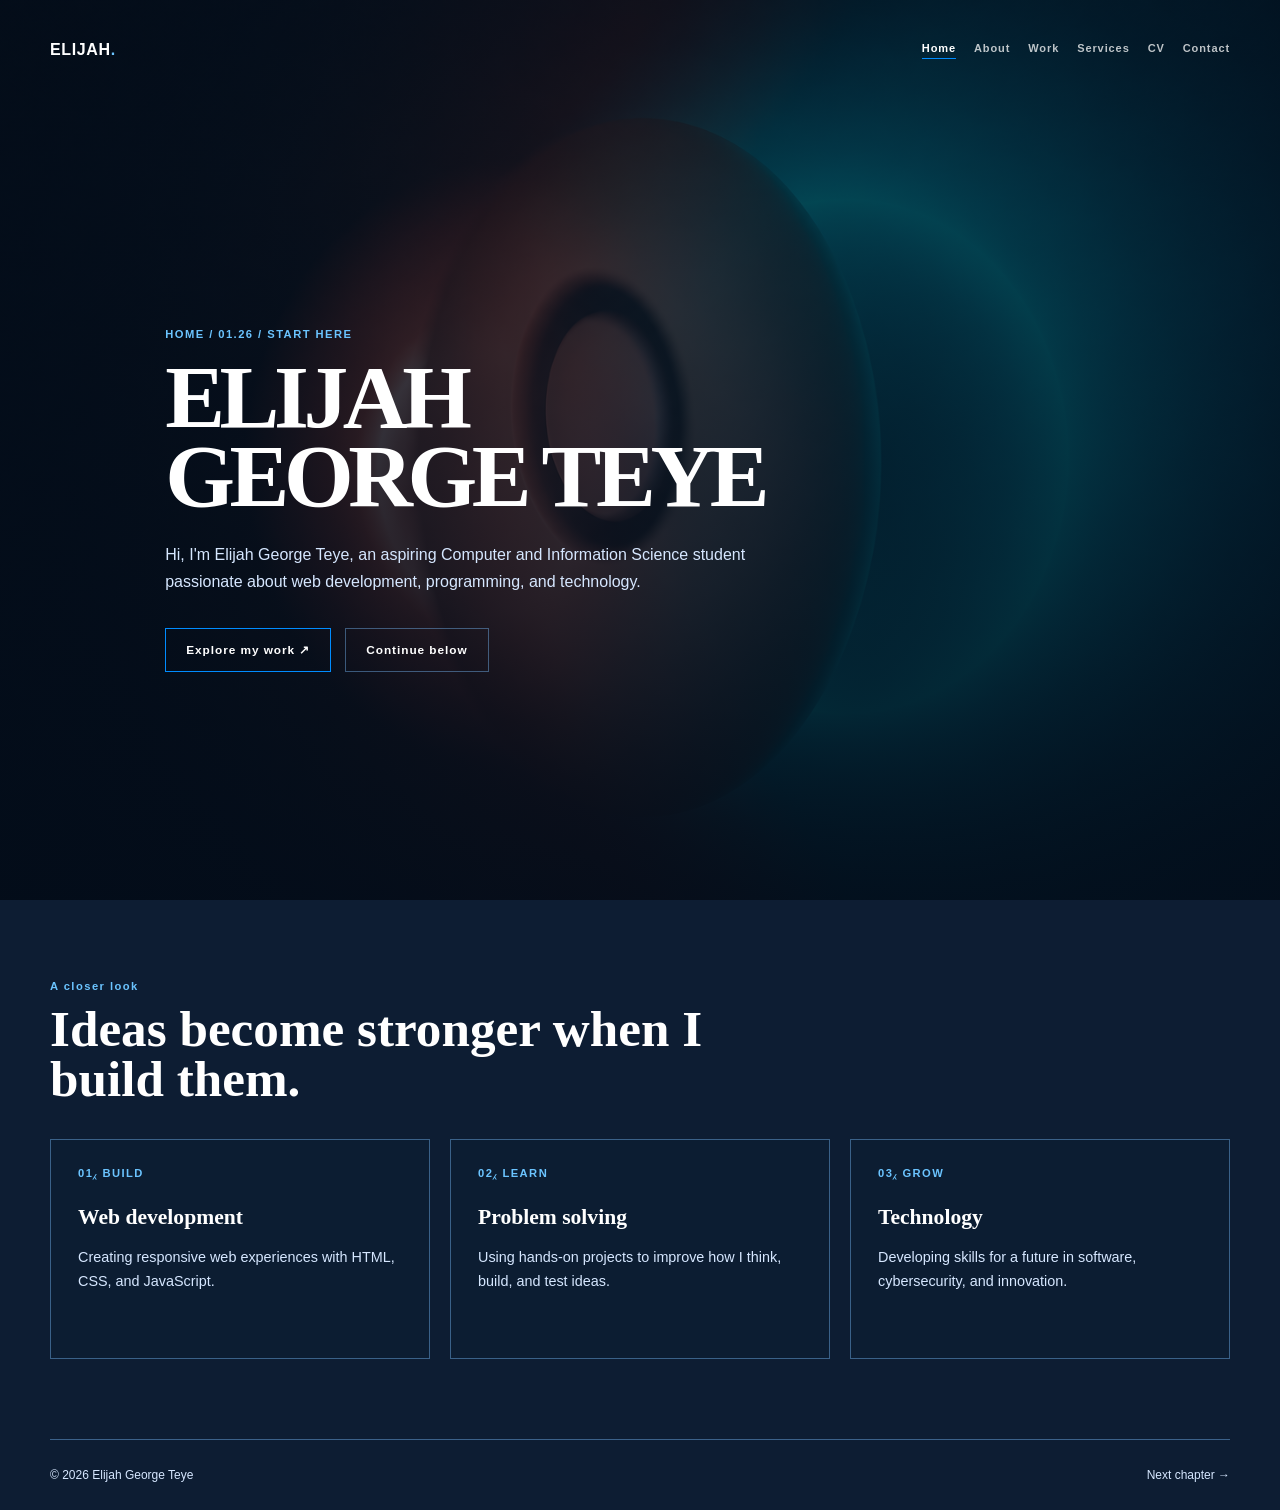
<file: index.html>
<!doctype html>
<html lang="en">
    <head>
        <meta charset="utf-8">
        <meta name="viewport" content="width=device-width,initial-scale=1">
        <meta name="description" content="Portfolio of Elijah George Teye, Computer Science student and aspiring web developer.">
        <title>Elijah George Teye — Portfolio</title>
        <link rel="stylesheet" href="final portfolio.css">
    </head>
    <body>
        <div class="wrap">
            <header class="site-header">
                <a class="brand" href="index.html">ELIJAH<span>.</span></a>
                <button class="menu-btn" aria-label="Open menu">☰</button>
                <nav class="site-nav">
                    <a class="active" href="index.html">Home</a>
                    <a href="ABOUT.html">About</a>
                    <a href="WORK.html">Work</a>
                    <a href="SERVICES.html">Services</a>
                    <a href="CV.html">CV</a>
                    <a href="CONTACT.html">Contact</a>
                    <button class="theme-toggle">◐ Dark</button>
                </nav>
            </header>
            <main>
                <section class="hero">
                    <div class="reveal">
                        <div class="eyebrow">HOME / 01.26 / START HERE</div>
                        <h1>ELIJAH<br>GEORGE TEYE</h1>
                        <p>Hi, I'm Elijah George Teye, an aspiring Computer and Information Science student passionate about web development, programming, and technology.</p>
                        <div class="hero-actions">
                            <a class="button" href="WORK.html">Explore my work ↗</a>
                            <a class="button alt" href="ABOUT.html">Continue below</a>
                        </div>
                    </div>
                </section>
            </main>
        </div>
        <div class="wrap">
            <section class="section">
                <div class="section-head reveal">
                    <div>
                        <div class="eyebrow">A closer look</div>
                        <h2>Ideas become stronger when I build them.</h2>
                    </div>
                </div>
                <div class="grid-3">
                    <article class="feature reveal">
                        <div class="eyebrow">01⁁ BUILD</div>
                        <b>Web development</b>
                        <p>Creating responsive web experiences with HTML, CSS, and JavaScript.</p>
                    </article>
                    <article class="feature reveal">
                        <div class="eyebrow">02⁁ LEARN</div>
                        <b>Problem solving</b>
                        <p>Using hands-on projects to improve how I think, build, and test ideas.</p>
                    </article>
                    <article class="feature reveal">
                        <div class="eyebrow">03⁁ GROW</div>
                        <b>Technology</b>
                        <p>Developing skills for a future in software, cybersecurity, and innovation.</p>
                    </article>
                </div>
            </section>
            <footer class="site-footer">
                <span>&copy; 2026 Elijah George Teye</span>
                <a href="ABOUT.html">Next chapter →</a>
            </footer>
        </div>
        <script src="transition.js"></script>
    </body>
</html>
</file>
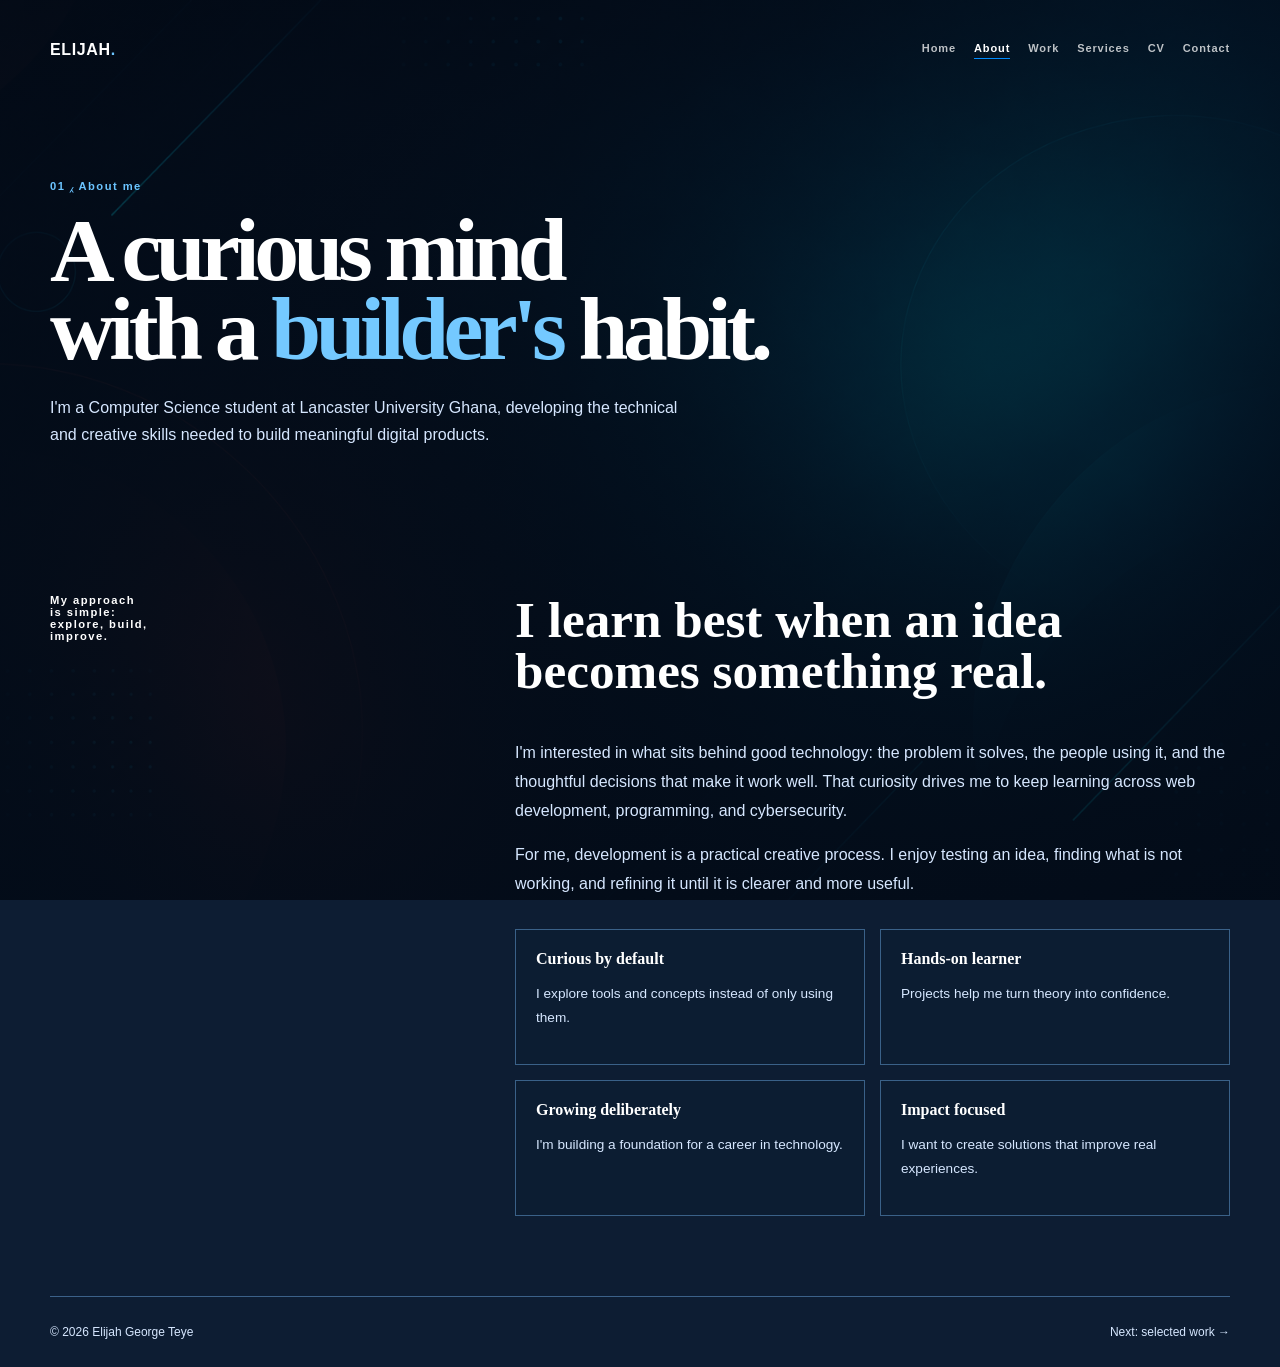
<file: ABOUT.html>
<!doctype html>
<html lang="en">
    <head>
        <meta charset="utf-8">
        <meta name="viewport" content="width=device-width, initial-scale=1">
        <title>About — Elijah George Teye</title>
        <link rel="stylesheet" href="style.css">
    </head>
    <body>
        <div class="wrap">
            <header class="site-header">
                <a class="brand" href="index.html">ELIJAH<span>.</span></a>
                <button class="menu-btn">☰</button>
                <nav class="site-nav">
                    <a href="index.html">Home</a>
                    <a class="active" href="ABOUT.html">About</a>
                    <a href="WORK.html">Work</a>
                    <a href="SERVICES.html">Services</a>
                    <a href="CV.html">CV</a>
                    <a href="CONTACT.html">Contact</a>
                    <button class="theme-toggle">◐ Dark</button>
                </nav>
            </header>
            <main>
                <section class="page-hero reveal">
                    <div class="eyebrow">01 ⁁ About me</div>
                    <h1 class="page-title">A curious mind<br>with a <span class="display-em">builder's</span> habit.</h1>
                    <p>I'm a Computer Science student at Lancaster University Ghana, developing the technical and creative skills needed to build meaningful digital products.</p>
                </section>
                <section class="section about-grid">
                    <aside class="sticky-note">
                        My approach<br>is simple:<br>explore, build,<br>improve.
                    </aside>
                    <div class="about-copy reveal">
                        <h2>I learn best when an idea becomes something real.</h2>
                        <p>I'm interested in what sits behind good technology: the problem it solves, the people using it, and the thoughtful decisions that make it work well. That curiosity drives me to keep learning across web development, programming, and cybersecurity.</p>
                        <p>For me, development is a practical creative process. I enjoy testing an idea, finding what is not working, and refining it until it is clearer and more useful.</p>
                        <div class="values">
                            <div class="value">
                                <strong>Curious by default</strong>
                                <p>I explore tools and concepts instead of only using them.</p>
                            </div>
                            <div class="value">
                                <strong>Hands-on learner</strong>
                                <p>Projects help me turn theory into confidence.</p>
                            </div>
                            <div class="value">
                                <strong>Growing deliberately</strong>
                                <p>I'm building a foundation for a career in technology.</p>
                            </div>
                            <div class= "value">
                                <strong>Impact focused</strong>
                                <p>I want to create solutions that improve real experiences.</p>
                            </div>

                        </div>

                    </div>

                </section>

            </main>

            <footer class="site-footer">
                <span>© 2026 Elijah George Teye</span>
                <a href="WORK.html">Next: selected work →</a>

            </footer>

        </div>
        <script src="app.js"></script>
    </body>
</html>
</file>
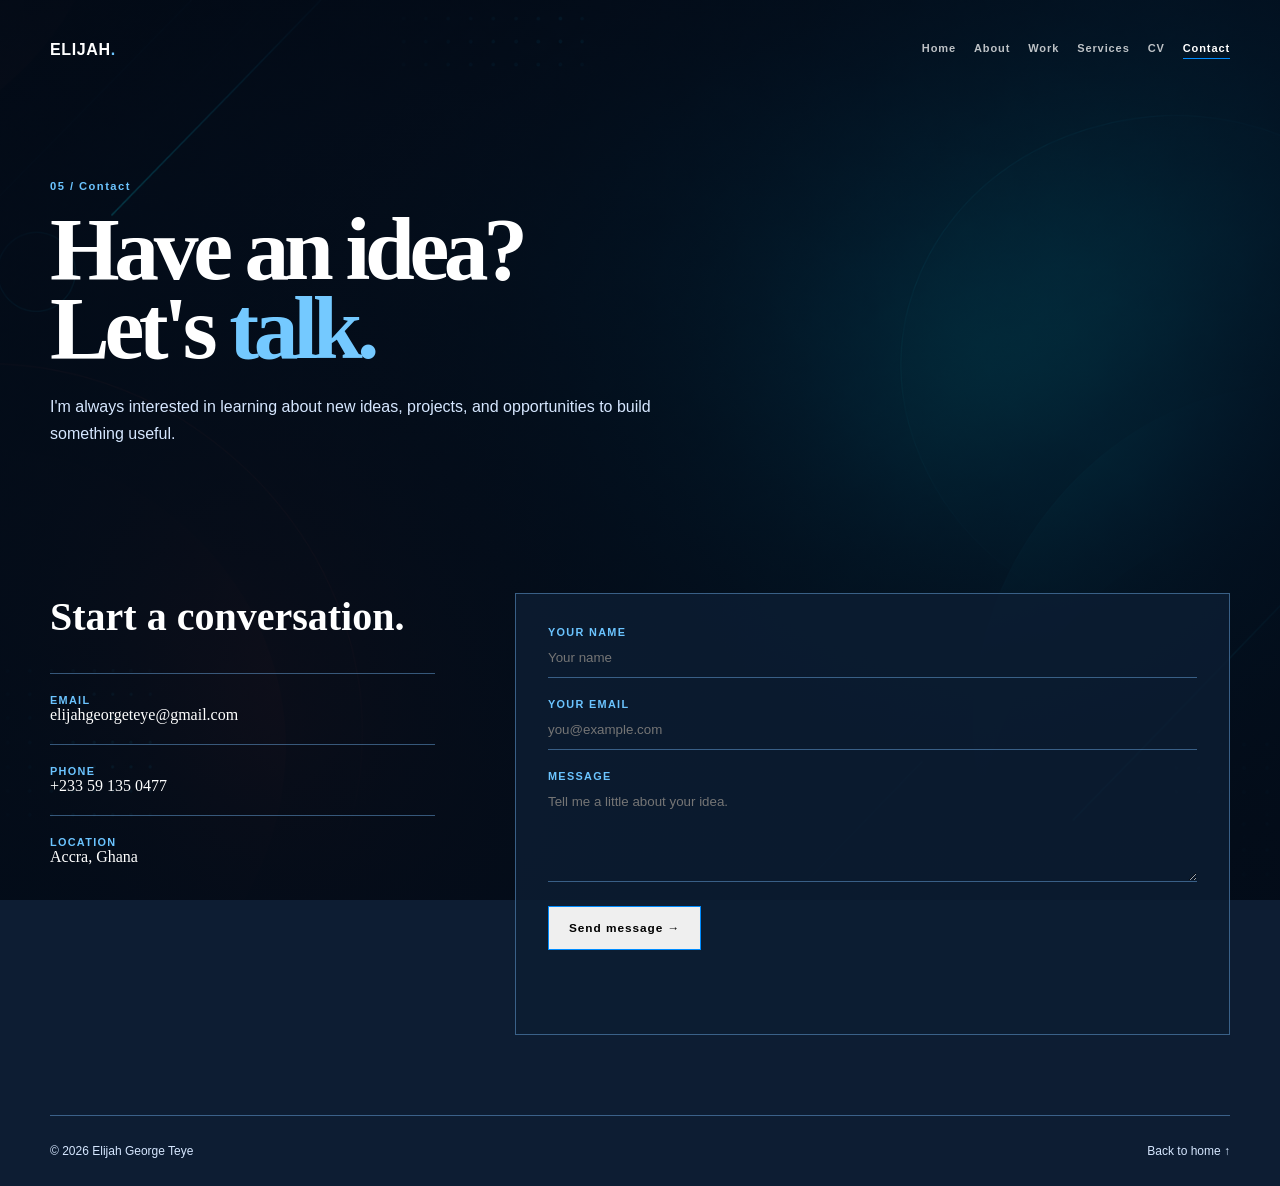
<file: CONTACT.html>
<!doctype html>
<html lang="en">
    <head>
        <meta charset="utf-8">
        <meta name="viewport" content="width=device-width, initial-scale=1">
        <title>Contact — Elijah George Teye</title>
        <link rel="stylesheet" href="style.css">
    </head>
    <body>
        <div class="wrap">
            <header class="site-header">
                <a class="brand" href="index.html">ELIJAH<span>.</span></a>
                <button class="menu-btn">☰</button>
                <nav class="site-nav">
                    <a href="index.html">Home</a>
                    <a href="ABOUT.html">About</a>
                    <a href="WORK.html">Work</a>
                    <a href="SERVICES.html">Services</a>
                    <a href="CV.html">CV</a>
                    <a class="active" href="CONTACT.html">Contact</a>
                    <button class="theme-toggle">◐ Dark</button>
                </nav>
            </header>
            <main>
                <section class="page-hero reveal">
                    <div class="eyebrow">05 / Contact</div>
                    <h1 class="page-title">Have an idea?<br>Let's <span class="display-em">talk.</span></h1>
                    <p>I'm always interested in learning about new ideas, projects, and opportunities to build something useful.</p>
                </section>
                <section class="section contact">
                    <aside class="contact-details reveal">
                        <h2>Start a conversation.</h2>
                        <div class="detail">
                            <small>EMAIL</small>
                            <a href="mailto:elijahgeorgeteye@gmail.com">elijahgeorgeteye@gmail.com</a>
                        </div>
                        <div class="detail">
                            <small>PHONE</small>
                            <a href="tel:+233591350477">+233 59 135 0477</a>
                        </div>
                        <div class="detail">
                            <small>LOCATION</small>
                            <span>Accra, Ghana</span>
                        </div>
                    </aside>
                    <form class="form reveal" action="https://api.web3forms.com/submit" method="POST">
                        <input type="hidden" name="access_key" value="c3ba248d-854e-4b84-9bfa-7daccbecfb45">
                        <input type="hidden" name="subject" value="New message from your portfolio">
                        <input type="checkbox" name="botcheck" style="display:none">
                        <div class="field">
                            <label for="name">YOUR NAME</label>
                            <input id="name" name="name" required placeholder="Your name">
                        </div>
                        <div class="field">
                            <label for="email">YOUR EMAIL</label>
                            <input id="email" type="email" name="email" required placeholder="you@example.com">
                        </div>
                        <div class="field">
                            <label for="message">MESSAGE</label>
                            <textarea id="message" name="message" rows="5" required placeholder="Tell me a little about your idea."></textarea>
                        </div>
                        <button class="button" type="submit">Send message →</button>
                        <p class="form-status" aria-live="polite"></p>
                    </form>
                </section>
            </main>

            <footer class="site-footer">
                <span>© 2026 Elijah George Teye</span>
                <a href="index.html">Back to home ↑</a>

            </footer>

        </div>

        <script src="app.js"></script>

    </body>

</html>
</file>
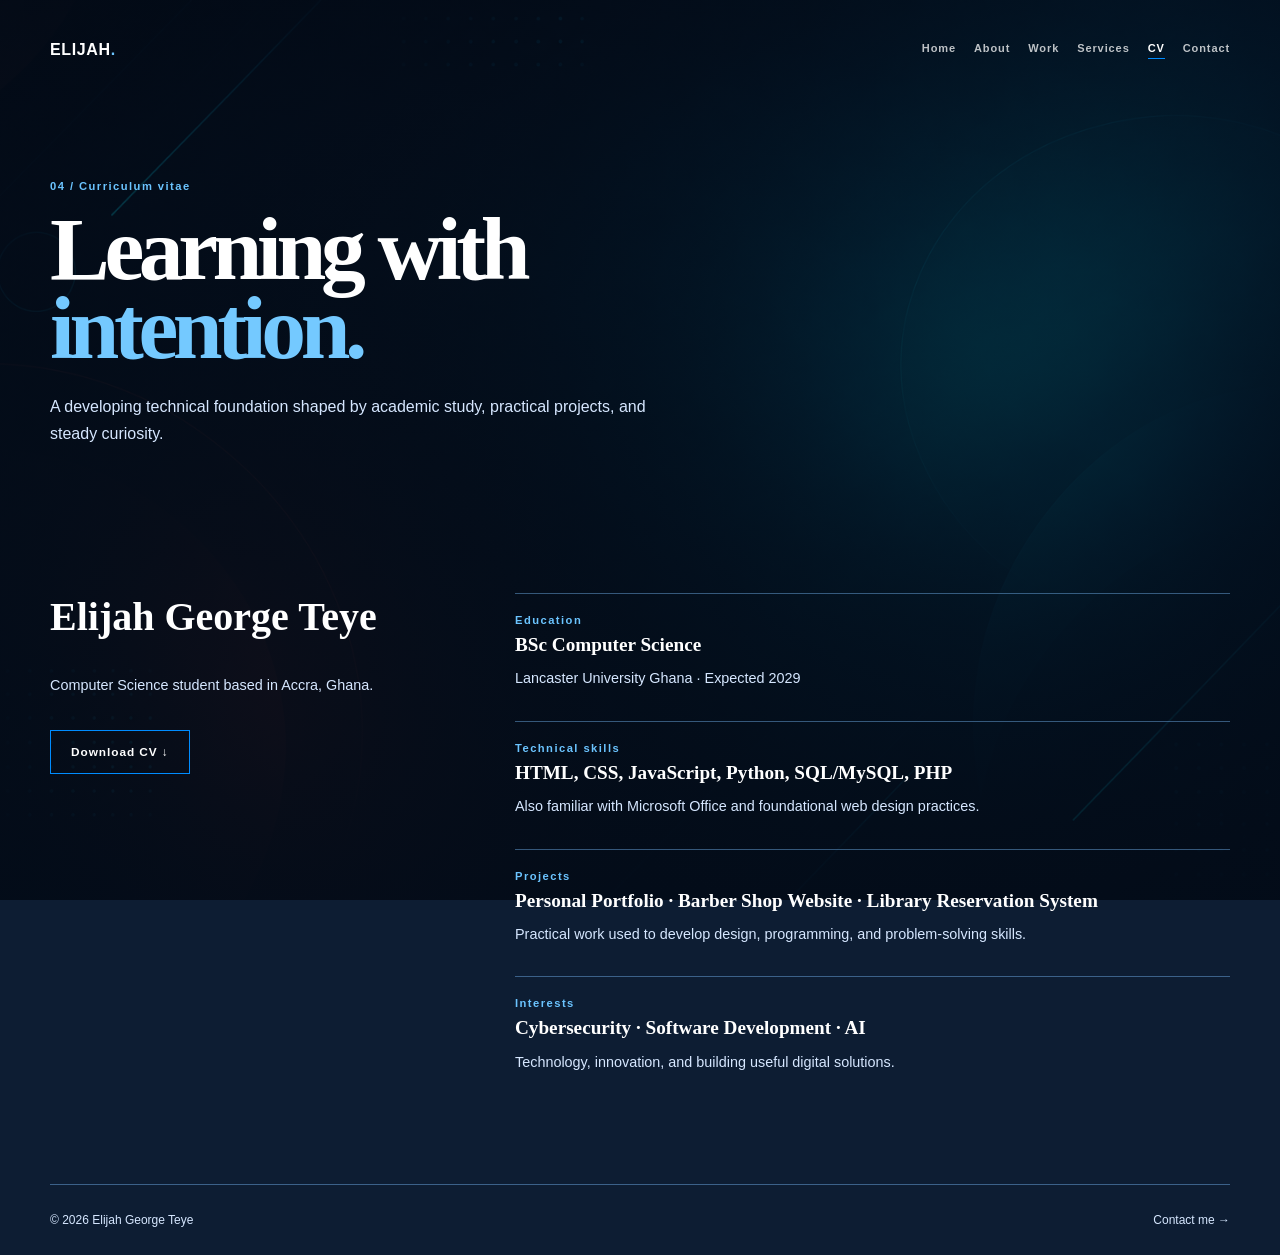
<file: CV.html>
<!doctype html>
<html lang="en">
    <head>
        <meta charset="utf-8">
        <meta name="viewport" content="width=device-width,initial-scale=1">
        <title>CV__Elijah George Teye</title>
        <link rel="stylesheet" href="style.css">
    </head>
    <body>
        <div class="wrap">
            <header class="site-header">
                <a class="brand" href="index.html">ELIJAH<span>.</span></a>
                <button class="menu-btn">☰</button>
                <nav class="site-nav">
                    <a href="index.html">Home</a>
                    <a href="ABOUT.html">About</a>
                    <a href="WORK.html">Work</a>
                    <a href="SERVICES.html">Services</a>
                    <a class="active" href="CV.html">CV</a>
                    <a href="CONTACT.html">Contact</a>
                    <button class="theme-toggle">◐ Dark</button>
                </nav>
            </header>
            <main>
                <section class="page-hero reveal">
                    <div class="eyebrow">04 / Curriculum vitae</div>
                    <h1 class="page-title">Learning with<br><span class="display-em">intention.</span></h1>
                    <p>A developing technical foundation shaped by academic study, practical projects, and steady curiosity.</p>
                </section>
                <section class="section cv">
                    <aside class="cv-side reveal">
                        <h2>Elijah George Teye</h2>
                        <p class="copy">Computer Science student based in Accra, Ghana.</p>
                        <br>
                        <a class="button" href="Elijah_George_Teye_CV_2.pdf" download>Download CV ↓</a>
                    </aside>
                    <div class="reveal">
                        <article class="cv-item">
                            <div class="eyebrow">Education</div>
                            <h3>BSc Computer Science</h3>
                            <p>Lancaster University Ghana · Expected 2029</p>
                        </article>
                        <article class="cv-item">
                            <div class="eyebrow">Technical skills</div>
                            <h3>HTML, CSS, JavaScript, Python, SQL/MySQL, PHP</h3>
                            <p>Also familiar with Microsoft Office and foundational web design practices.</p>
                        </article>
                        <article class="cv-item">
                            <div class="eyebrow">Projects</div>
                            <h3>Personal Portfolio · Barber Shop Website · Library Reservation System</h3>
                            <p>Practical work used to develop design, programming, and problem-solving skills.</p>
                        </article>
                        <article class="cv-item">
                            <div class="eyebrow">Interests</div>
                            <h3>Cybersecurity · Software Development · AI</h3>
                            <p>Technology, innovation, and building useful digital solutions.</p>
                        </article>
                    </div>
                </section>
            </main>

            <footer class="site-footer">
                <span>© 2026 Elijah George Teye</span>
                <a href="CONTACT.html">Contact me →</a>

            </footer>

        </div>

        <script src="app.js"></script>

    </body>

</html>
</file>
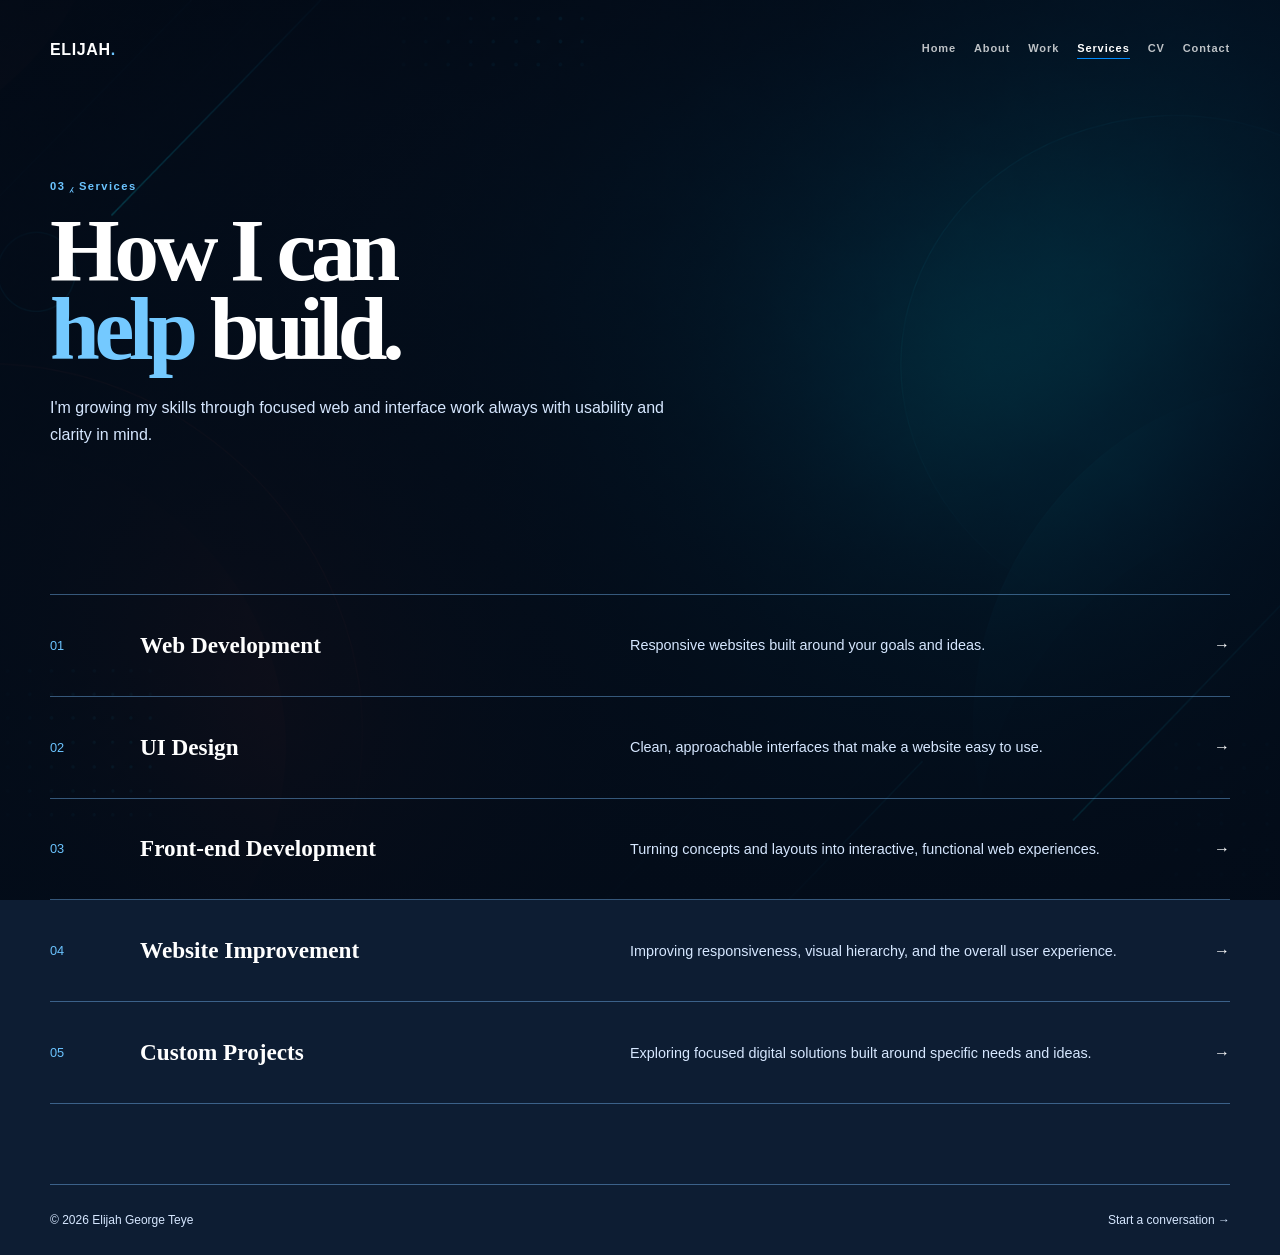
<file: SERVICES.html>
<!doctype html>
<html lang="en">
    <head>
        <meta charset="utf-8">
        <meta name="viewport" content="width=device-width,initial-scale=1">
        <title>Services- Elijah George Teye</title>
        <link rel="stylesheet" href="style.css">
    </head>
    <body>
        <div class="wrap">
            <header class="site-header">
                <a class="brand" href="index.html">ELIJAH<span>.</span></a>
                <button class="menu-btn" aria-label="Open menu">☰</button>
                <nav class="site-nav">
                    <a href="index.html">Home</a>
                    <a href="ABOUT.html">About</a>
                    <a href="WORK.html">Work</a>
                    <a class="active" href="SERVICES.html">Services</a>
                    <a href="CV.html">CV</a>
                    <a href="CONTACT.html">Contact</a>
                    <button class="theme-toggle">◐ Dark</button>
                </nav>
            </header>
            <main>
                <section class="page-hero reveal">
                    <div class="eyebrow">03 ⁁ Services</div>
                    <h1 class="page-title">How I can<br><span class="display-em">help</span> build.</h1>
                    <p>I'm growing my skills through focused web and interface work always with usability and clarity in mind.</p>
                </section>
                <section class="section">
                    <div class="services-list">
                        <article class="service-row reveal">
                            <span>01</span>
                            <h2>Web Development</h2>
                            <p>Responsive websites built around your goals and ideas.</p>
                            <a href="CONTACT.html">→</a>
                        </article>
                        <article class="service-row reveal">
                            <span>02</span>
                            <h2>UI Design</h2>
                            <p>Clean, approachable interfaces that make a website easy to use.</p>
                            <a href="CONTACT.html">→</a>
                        </article>
                        <article class="service-row reveal">
                            <span>03</span>
                            <h2>Front-end Development</h2>
                            <p>Turning concepts and layouts into interactive, functional web experiences.</p>
                            <a href="CONTACT.html">→</a>
                        </article>
                        <article class="service-row reveal">
                            <span>04</span>
                            <h2>Website Improvement</h2>
                            <p>Improving responsiveness, visual hierarchy, and the overall user experience.</p>
                            <a href="CONTACT.html">→</a>
                        </article>
                        <article class="service-row reveal">
                            <span>05</span>
                            <h2>Custom Projects</h2>
                            <p>Exploring focused digital solutions built around specific needs and ideas.</p>
                            <a href="CONTACT.html">→</a>
                        </article>
                    </div>
                </section>
            </main>
            <footer class="site-footer">
                <span>&copy; 2026 Elijah George Teye</span>
                <a href="CONTACT.html">Start a conversation →</a>
            </footer>
        </div>

        <script src="app.js"></script>

    </body>

</html>
</file>
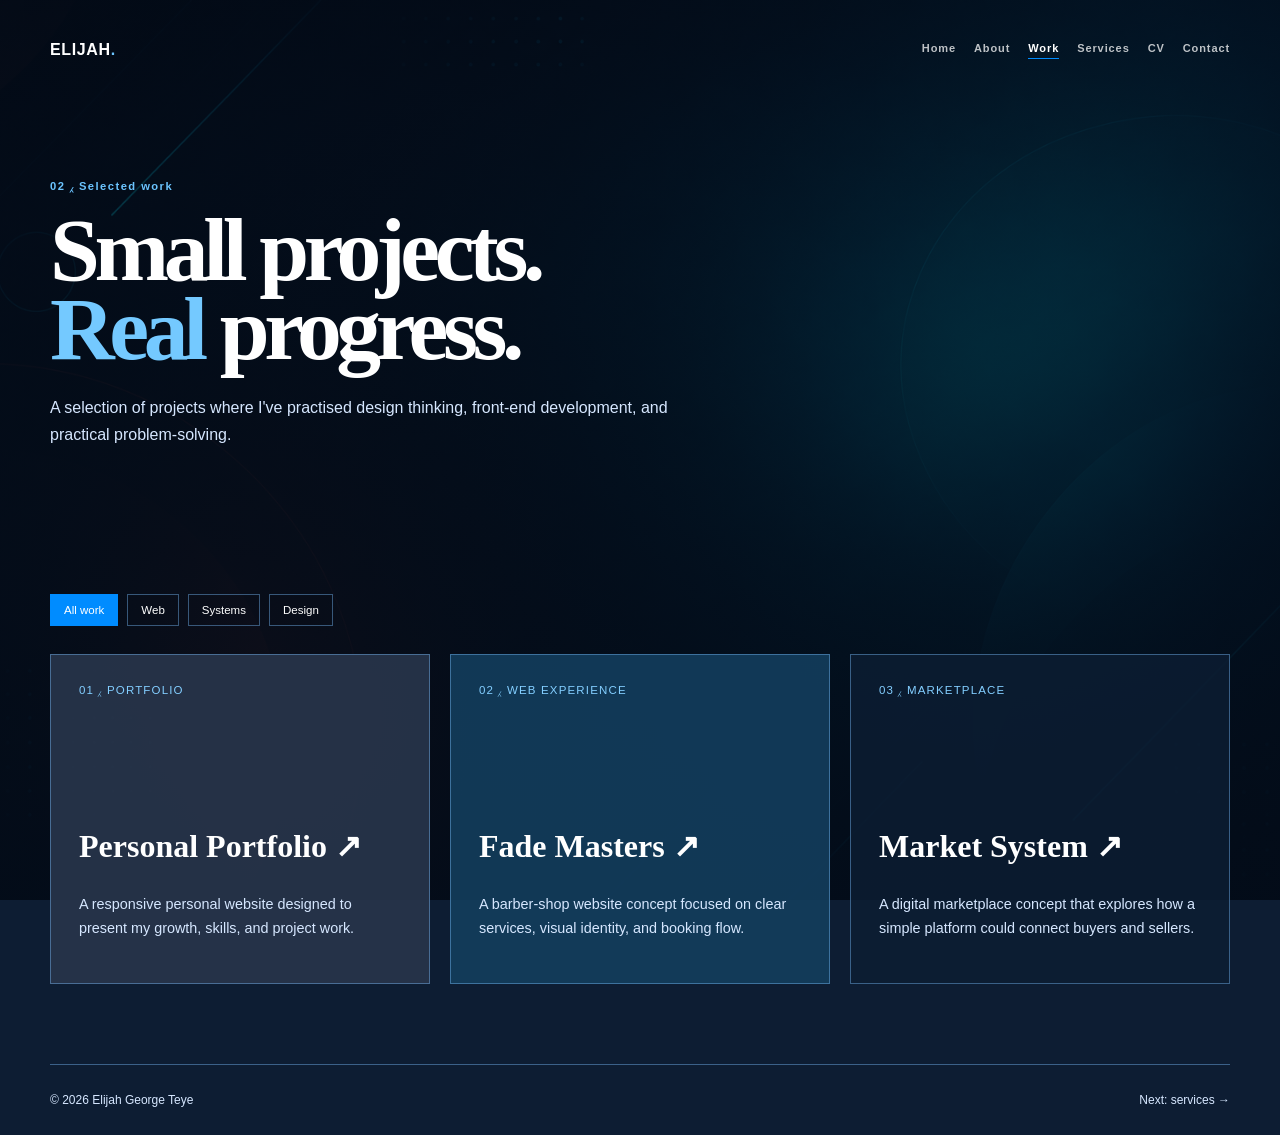
<file: WORK.html>
<!doctype html>
<html lang="en">
    <head>
        <meta charset="utf-8">
        <meta name="viewport" content="width=device-width,initial-scale=1">
        <title>Work — Elijah George Teye</title>
        <link rel="stylesheet" href="style.css">
    </head>
    <body>
        <div class="wrap">
            <header class="site-header">
                <a class="brand" href="index.html">ELIJAH<span>.</span></a>
                <button class="menu-btn" aria-label="Open menu">☰</button>
                <nav class="site-nav">
                    <a href="index.html">Home</a>
                    <a href="ABOUT.html">About</a>
                    <a class="active" href="WORK.html">Work</a>
                    <a href="SERVICES.html">Services</a>
                    <a href="CV.html">CV</a>
                    <a href="CONTACT.html">Contact</a>
                    <button class="theme-toggle">◐ Dark</button>
                </nav>
            </header>
            <main>
                <section class="page-hero reveal">
                    <div class="eyebrow">02 ⁁ Selected work</div>
                    <h1 class="page-title">Small projects.<br><span class="display-em">Real</span> progress.</h1>
                    <p>A selection of projects where I've practised design thinking, front-end development, and practical problem-solving.</p>
                </section>
                <section class="section">
                    <div class="filters">
                        <button class="filter active" data-filter="all">All work</button>
                        <button class="filter" data-filter="web">Web</button>
                        <button class="filter" data-filter="system">Systems</button>
                        <button class="filter" data-filter="design">Design</button>
                    </div>
                    <div class="projects">
                        <article class="project reveal" data-type="web design">
                            <span class="num">01 ⁁ PORTFOLIO</span>
                            <h2>Personal Portfolio ↗</h2>
                            <p>A responsive personal website designed to present my growth, skills, and project work.</p>
                        </article>
                        <article class="project reveal" data-type="web design">
                            <span class="num">02 ⁁ WEB EXPERIENCE</span>
                            <h2>Fade Masters ↗</h2>
                            <p><a href="https://barber-test-phi.vercel.app/" target="_blank" rel="noopener noreferrer">A barber-shop website concept focused on clear services, visual identity, and booking flow.</a></p>
                        </article>
                        <article class="project reveal" data-type="system">
                            <span class="num">03 ⁁ MARKETPLACE</span>
                            <h2>Market System ↗</h2>
                            <p>A digital marketplace concept that explores how a simple platform could connect buyers and sellers.</p>
                        </article>
                    </div>
                </section>
            </main>
            <footer class="site-footer">
                <span>&copy; 2026 Elijah George Teye</span>
                <a href="SERVICES.html">Next: services →</a>
            </footer>
        </div>
        <script src="app.js"></script>
    </body>
</html>
</file>
<file: final portfolio.css>
@import url('style.css');
body{background-image:linear-gradient(rgba(3,12,25,.7),rgba(3,12,25,.92)),url('portfolio.png')}
</file>
<file: style.css>
@import url('https://fonts.googleapis.com/css2?family=DM+Mono:wght@400;500&family=Manrope:wght@400;500;600;700;800&family=Playfair+Display:ital,wght@0,600;0,700;1,600&display=swap');

:root{--navy:#0d1d33;--navy2:#071221;--blue:#008cff;--light:#d6e7ff;--white:#fff;--line:rgba(121,190,255,.42)}*{box-sizing:border-box}html{scroll-behavior:smooth}body{min-height:100vh;margin:0;padding:0 40px;background-color:var(--navy);color:var(--white);font-family:Georgia,'Times New Roman',serif;background-image:linear-gradient(rgba(3,12,25,.76),rgba(3,12,25,.9)),url('about-background.png');background-size:cover;background-position:center;background-attachment:fixed}a{color:inherit;text-decoration:none}.wrap{width:min(1180px,100%);margin:auto}.site-header{min-height:100px;display:flex;align-items:center;justify-content:space-between}.brand{font-family:Arial,sans-serif;font-size:1rem;letter-spacing:.04em;font-weight:800}.brand span,.eyebrow{color:#6bc4ff}.site-nav{display:flex;gap:18px;align-items:center;font-family:Arial,sans-serif;font-size:.69rem;font-weight:bold;letter-spacing:.08em}.site-nav a{opacity:.74;border-bottom:1px solid transparent;padding-bottom:4px}.site-nav a:hover,.site-nav a.active{opacity:1;border-color:var(--blue)}.theme-toggle,.menu-btn{display:none}.hero{min-height:calc(100vh - 100px);display:flex;align-items:center;padding:70px 9vw}.hero h1,.page-title{font-size:clamp(3.4rem,7vw,7rem);line-height:.88;letter-spacing:-.06em;margin:18px 0 25px}.hero h1 em,.display-em{color:#74c9ff;font-style:normal}.hero p,.page-hero p{max-width:640px;color:var(--light);font-family:Arial,sans-serif;line-height:1.7;font-size:1rem}.hero-actions{display:flex;gap:14px;margin-top:32px}.button{display:inline-block;padding:14px 20px;border:1px solid var(--blue);font-family:Arial,sans-serif;font-size:.74rem;font-weight:bold;letter-spacing:.08em;transition:.25s}.button:hover{background:var(--blue);transform:translateY(-3px)}.button.alt{border-color:var(--line)}.ticker{display:none}.section{padding:80px 0}.section-head{margin-bottom:35px}.section-head h2{font-size:clamp(2.2rem,4vw,4.2rem);line-height:.98;max-width:720px;margin:12px 0}.eyebrow,.sticky-note{font-family:Arial,sans-serif;font-size:.7rem;letter-spacing:.13em;font-weight:bold}.grid-3,.projects{display:grid;grid-template-columns:repeat(3,1fr);gap:20px}.feature,.value,.form,.project{background:rgba(13,29,51,.84);border:1px solid var(--line)}.feature{padding:27px;min-height:220px}.feature b{display:block;font-size:1.35rem;margin:25px 0 12px}.feature p,.copy,.project p{font-family:Arial,sans-serif;color:var(--light);line-height:1.7;font-size:.9rem}.page-hero{padding:80px 0 50px}.about-grid,.cv,.contact{display:grid;grid-template-columns:.7fr 1.3fr;gap:80px}.about-copy h2{font-size:clamp(2.1rem,4vw,4rem);line-height:1;margin-top:0}.about-copy p{font-family:Arial,sans-serif;color:var(--light);line-height:1.8}.values{display:grid;grid-template-columns:1fr 1fr;gap:15px;margin-top:30px}.value{padding:20px}.value p{font-family:Arial,sans-serif;font-size:.85rem;color:var(--light)}.filters{display:flex;gap:9px;margin-bottom:28px}.filter{background:transparent;color:white;border:1px solid var(--line);padding:9px 13px;font-family:Arial,sans-serif;font-size:.72rem;cursor:pointer}.filter.active{background:var(--blue);border-color:var(--blue)}.project{min-height:330px;padding:28px;display:flex;flex-direction:column;justify-content:end;transition:.3s}.project:hover{transform:translateY(-8px);border-color:#72c7ff}.project:nth-child(1){background:rgba(40,53,74,.92)}.project:nth-child(2){background:rgba(19,61,93,.9)}.num{font-family:Arial,sans-serif;font-size:.72rem;letter-spacing:.1em;color:#83ceff;margin-bottom:auto}.project h2{font-size:2rem;margin:0 0 12px}.services-list{border-top:1px solid var(--line)}.service-row{display:grid;grid-template-columns:70px 1fr 1.2fr auto;gap:20px;align-items:center;padding:28px 0;border-bottom:1px solid var(--line)}.service-row span{font-family:Arial,sans-serif;color:#6bc4ff;font-size:.8rem}.service-row h2{font-size:1.45rem;margin:0}.service-row p,.cv-item p{font-family:Arial,sans-serif;color:var(--light);font-size:.9rem}.cv-side h2,.contact-details h2{font-size:2.5rem;margin-top:0}.cv-item,.detail{padding:20px 0;border-top:1px solid var(--line)}.cv-item h3{font-size:1.2rem;margin:8px 0}.detail small,.field label{display:block;font-family:Arial,sans-serif;font-size:.68rem;letter-spacing:.12em;color:#6bc4ff;font-weight:bold}.form{padding:32px}.field{margin-bottom:20px}.field input,.field textarea{width:100%;padding:12px 0;background:transparent;border:0;border-bottom:1px solid var(--line);color:white;font-family:Arial,sans-serif;resize:vertical}.form-status{font-family:Arial,sans-serif;color:#6bc4ff;min-height:20px}.site-footer{display:flex;justify-content:space-between;border-top:1px solid var(--line);padding:28px 0;font-family:Arial,sans-serif;font-size:.75rem;color:var(--light)}.reveal{opacity:0;transform:translateY(18px);transition:.6s}.reveal.show{opacity:1;transform:none}@media(max-width:800px){body{padding:0 20px}.site-header{min-height:75px}.menu-btn{display:block;background:none;border:0;color:white;font-size:1.35rem}.site-nav{display:none;position:absolute;top:75px;right:20px;left:20px;padding:18px;background:var(--navy2);border:1px solid var(--line);z-index:5;flex-direction:column;align-items:flex-start}.site-nav.open{display:flex}.hero{padding:60px 0;min-height:auto}.grid-3,.projects,.values,.about-grid,.cv,.contact{grid-template-columns:1fr;gap:18px}.section{padding:55px 0}.service-row{grid-template-columns:40px 1fr}.service-row p,.service-row a{grid-column:2}.site-footer{flex-direction:column;gap:10px}.page-hero{padding:55px 0 35px}}
</file>
